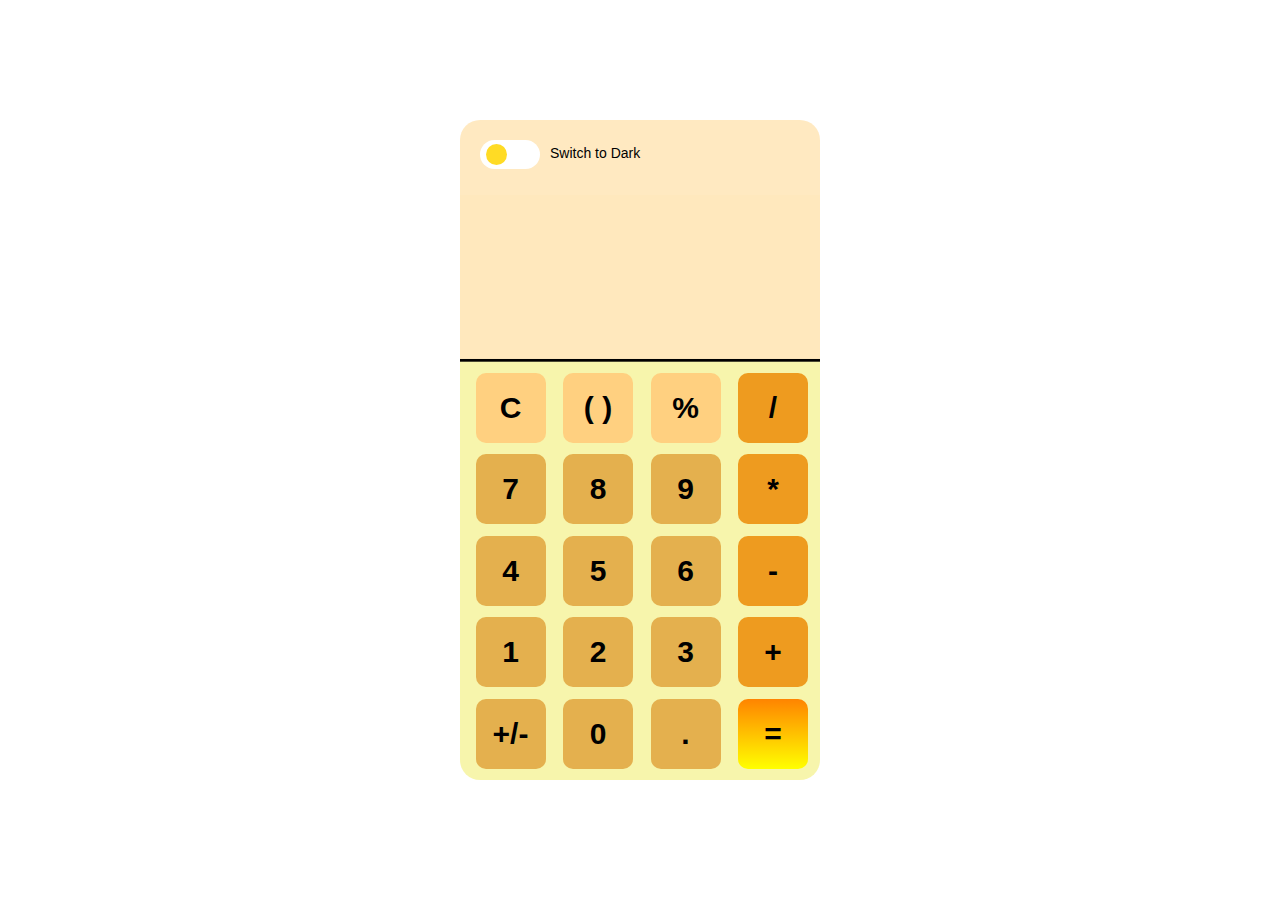
<file: home.html>
<!DOCTYPE html>
<html lang="en">
<head>
  <meta charset="UTF-8">
  <meta name="viewport" content="width=device-width, initial-scale=1.0">
  <title>HI</title>
  <link rel="stylesheet" href="Styles/lightmode.css">
</head>
<body>
  <div>
    <div class="top">
      <svg class="shape1"></svg>
      <svg class="shape2"></svg>
      <input id="display" readonly>
      <label class="switch">
        <input type="checkbox" checked>
        <span class="slider round"></span>
      </label>
      <span id="toggle-label">Switch to Dark</span>
    </div>
    <div class="bot">
      <svg class="shape3"></svg>
      <div id="keys">
        <button onclick="clearDisplay()" class="ewan">C</button>
        <button onclick="appendToDisplay('( )')" class="ewan">( )</button>
        <button onclick="appendToDisplay('%')" class="ewan">%</button>
        <button onclick="appendToDisplay('/')" class="wn">/</button>
        <button onclick="appendToDisplay('7')">7</button>
        <button onclick="appendToDisplay('8')">8</button>
        <button onclick="appendToDisplay('9')">9</button>
        <button onclick="appendToDisplay('*')" class="wn">*</button>
        <button onclick="appendToDisplay('4')">4</button>
        <button onclick="appendToDisplay('5')">5</button>
        <button onclick="appendToDisplay('6')">6</button>
        <button onclick="appendToDisplay('-')" class="wn">-</button>
        <button onclick="appendToDisplay('1')">1</button>
        <button onclick="appendToDisplay('2')">2</button>
        <button onclick="appendToDisplay('3')">3</button>
        <button onclick="appendToDisplay('+')" class="wn">+</button>
        <button onclick="toggleSign()">+/-</button>
        <button onclick="appendToDisplay('0')">0</button>
        <button onclick="appendToDisplay('.')">.</button>
        <button onclick="calculate()" class="grad">=</button>
      </div>
    </div>
  </div>
  <script src="function.js"></script>
  <script>
    confirm("Hi, you can use this calculator like normal lang din, pero to access ung mismong laman ng website, pag add mo lang ung 6 numbers ng birthdate mo. ")
    confirm("Thank you sa pag access!")
  </script>
</body>
</html>
</file>
<file: Styles/lightmode.css>
body {
  margin: 0;
  display: flex;
  justify-content: center;
  align-items: center;
  min-height: 100vh; 
}

.switch {
  position: absolute;
  top: 20px;
  left: 20px;
  display: inline-block;
  width: 60px;
  height: 29px;
  z-index: 10;
}

.switch input {
  opacity: 0;
  width: 0;
  height: 0;
}

.slider {
  position: absolute;
  cursor: pointer;
  top: 0;
  left: 0;
  right: 0;
  bottom: 0;
  background-color: #ffffff;
  transition: 0.4s;
}

.slider:before {
  position: absolute;
  content: "";
  height: 21px;
  width: 21px;
  left: 6px;
  bottom: 4px;
  background-color: rgb(255, 219, 37);
  transition: 0.4s;
}

input:checked + .slider {
  background-color: #ffffff;
}

input:focus + .slider {
  box-shadow: 0 0 1px #ffffff;
}

input:checked + .slider:before {
  transform: translateX(26px);
}

.slider.round {
  border-radius: 34px;
}

.slider.round:before {
  border-radius: 50%;
}

#toggle-label {
  position: absolute;
  top: 25px;
  left: 90px;
  font-family: Arial, Helvetica, sans-serif;
  font-size: 14px;
  color: black;
}

.top {
  position: relative;
  font-family: Arial, Helvetica, sans-serif;
  background-color: hsla(39, 100%, 87%, 0.938);
  border-top-left-radius: 20px;
  border-top-right-radius: 20px;
  max-width: 360px;
  height: 240px; 
  margin: 0;
  z-index: 1;
}
.shape2{
  background-color: black;
  height: 3px;
  width: 360px;
  position: relative;
  transform: translate(0,73.7px);
}

#display {
  font-size: 30px;
  height: 153.5px;
  width: 350px;
  text-align: right;
  color: black;
  overflow: hidden;
  margin: 0;
  padding: 5px;
  border: none;
  background-color: hsla(39, 100%, 87%, 0.938);
  position: relative;
  transform: translate(0px, -97px);
}

.bot {
  font-family: Arial, Helvetica, sans-serif;
  background-color: hsla(59, 82%, 80%, 0.895);
  display: flex;
  flex-direction: column;
  max-width: 340px;
  height: 400px;
  border-bottom-left-radius: 20px;
  border-bottom-right-radius: 20px;
  padding: 10px; 
  z-index: 2; 
}

#keys {
  display: grid;
  grid-template-columns: repeat(4, 1fr);
  gap: 10px;
  width: 100%;
}

button {
  height: 70px;
  width: 70px;
  color: black;
  background-color: hsl(39, 74%, 60%);
  font-size: 30px;
  font-weight: bold;
  border-radius: 10px;
  border: none;
  margin-left: 5.5px;
  margin-bottom: 1.5px;
  cursor: pointer;
  z-index: 3;
}

button:hover {
  background-color: hsl(43, 90%, 80%);
}

.ewan{
  background-color: hsl(38, 100%, 75%);
}

.wn{
  background-color: hsla(35, 85%, 50%, 0.918);
}

.grad{
  background-image: linear-gradient(180deg, rgb(255, 132, 0), yellow);
}

.grad:hover {
  background-image: linear-gradient(180deg, hsl(43, 90%, 70%), hsl(43, 90%, 90%));
}
</file>
